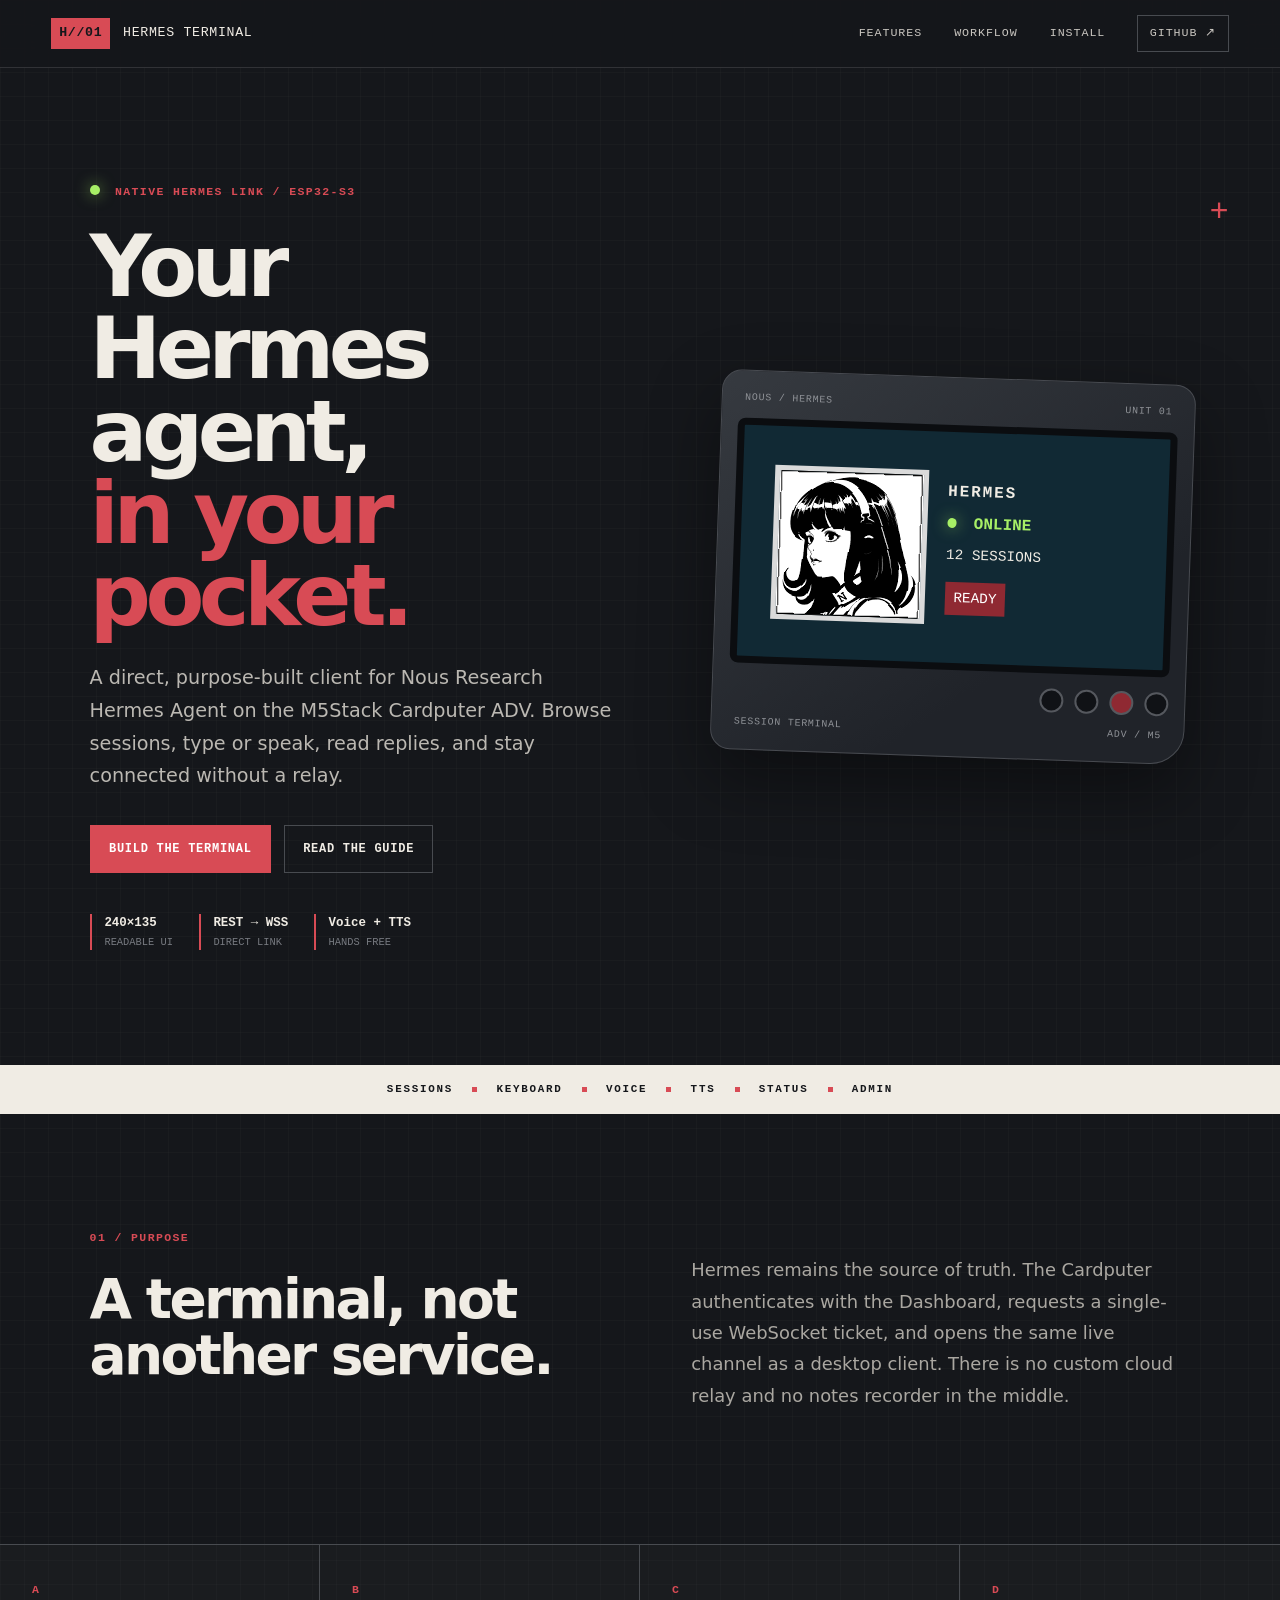
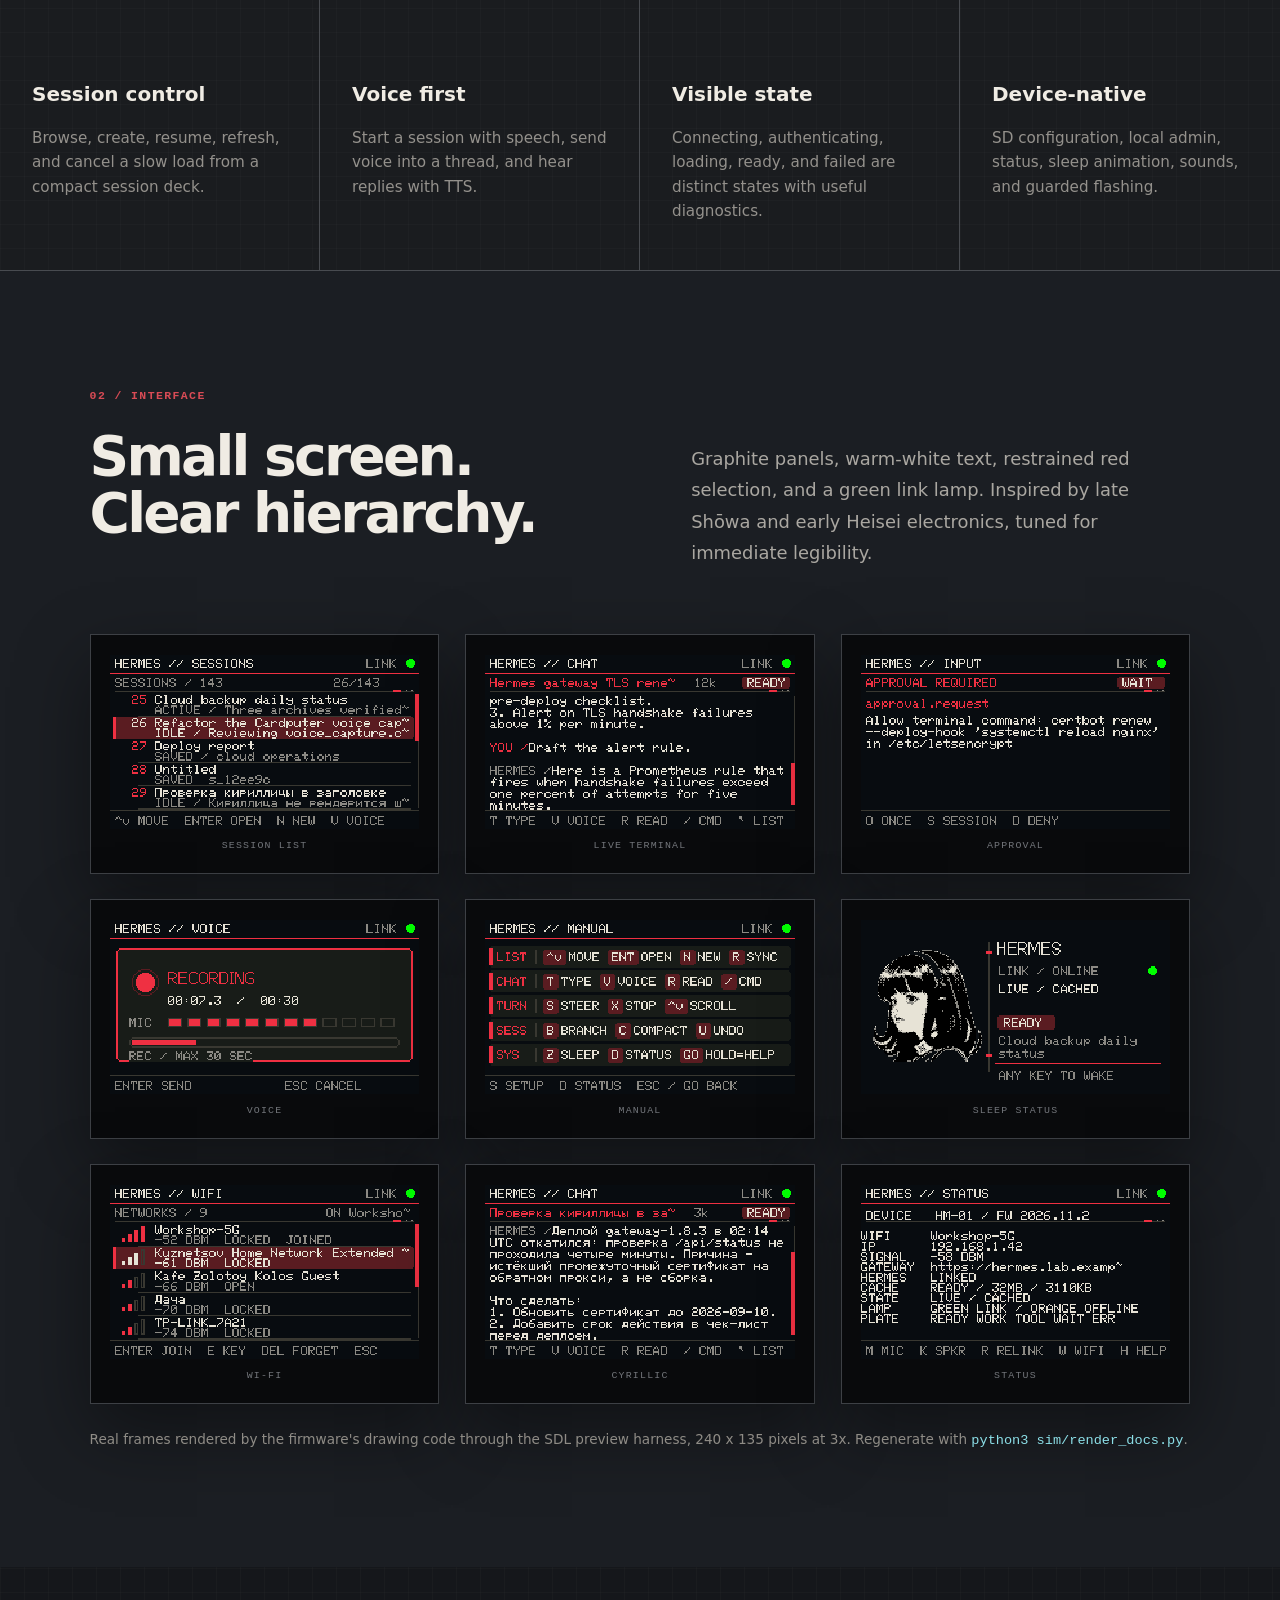
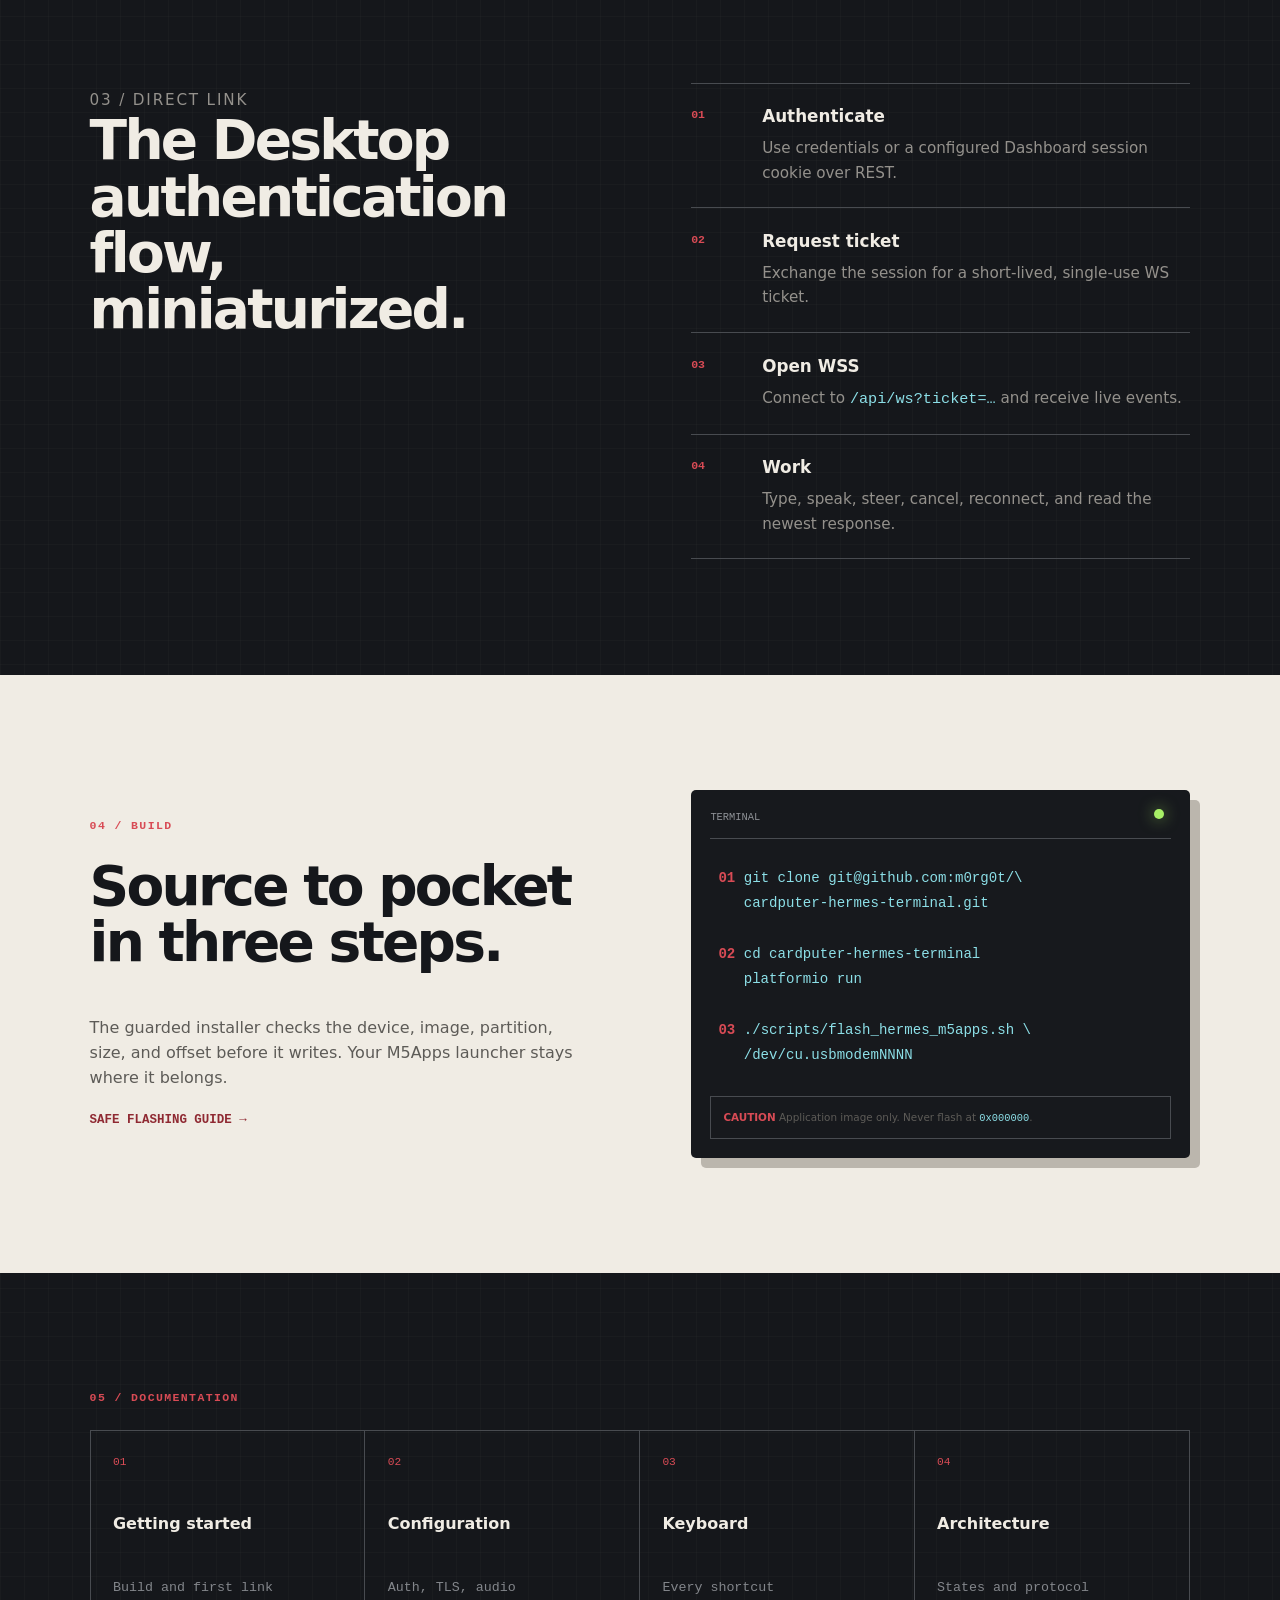
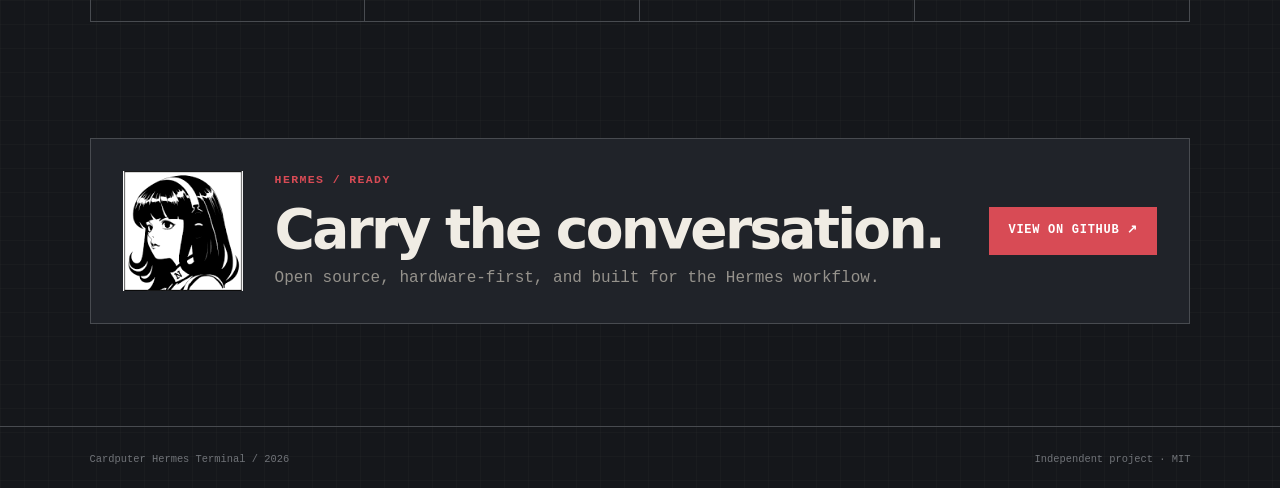
<file: site/index.html>
<!doctype html>
<html lang="en">
<head>
  <meta charset="utf-8">
  <meta name="viewport" content="width=device-width, initial-scale=1">
  <title>Cardputer Hermes Terminal</title>
  <meta name="description" content="A native pocket terminal for Nous Research Hermes Agent on M5Stack Cardputer ADV.">
  <meta name="theme-color" content="#17191d">
  <link rel="canonical" href="https://m0rg0t.github.io/cardputer-hermes-terminal/">
  <link rel="icon" href="assets/hermes-ready.png">
  <meta property="og:type" content="website">
  <meta property="og:title" content="Cardputer Hermes Terminal">
  <meta property="og:description" content="Sessions, chat, voice, TTS, and status — directly from a pocket terminal.">
  <meta property="og:url" content="https://m0rg0t.github.io/cardputer-hermes-terminal/">
  <meta property="og:image" content="https://m0rg0t.github.io/cardputer-hermes-terminal/assets/og.png">
  <meta name="twitter:card" content="summary_large_image">
  <link rel="stylesheet" href="styles.css">
</head>
<body>
  <a class="skip-link" href="#main">Skip to content</a>
  <header class="site-header">
    <a class="brand" href="#top"><span class="brand-mark">H//01</span><span>Hermes Terminal</span></a>
    <nav aria-label="Primary navigation">
      <a href="#features">Features</a><a href="#workflow">Workflow</a><a href="#install">Install</a>
      <a class="nav-button" href="https://github.com/m0rg0t/cardputer-hermes-terminal">GitHub ↗</a>
    </nav>
  </header>

  <main id="main">
    <section class="hero" id="top">
      <div class="hero-copy">
        <p class="eyebrow"><span class="led"></span> Native Hermes link / ESP32-S3</p>
        <h1>Your Hermes agent,<br><em>in your pocket.</em></h1>
        <p class="lede">A direct, purpose-built client for Nous Research Hermes Agent on the M5Stack Cardputer ADV. Browse sessions, type or speak, read replies, and stay connected without a relay.</p>
        <div class="hero-actions">
          <a class="button primary" href="https://github.com/m0rg0t/cardputer-hermes-terminal#quick-start">Build the terminal</a>
          <a class="button secondary" href="https://github.com/m0rg0t/cardputer-hermes-terminal/blob/main/docs/GETTING_STARTED.md">Read the guide</a>
        </div>
        <ul class="signal-row"><li><strong>240×135</strong><span>readable UI</span></li><li><strong>REST → WSS</strong><span>direct link</span></li><li><strong>Voice + TTS</strong><span>hands free</span></li></ul>
      </div>
      <div class="terminal-card">
        <div class="terminal-label"><span>NOUS / HERMES</span><span>UNIT 01</span></div>
        <div class="terminal-screen">
          <img src="assets/hermes-ready.png" alt="Hermes portrait">
          <div class="screen-copy"><p>HERMES</p><strong><span class="led"></span> ONLINE</strong><span>12 SESSIONS</span><span class="ready">READY</span></div>
        </div>
        <div class="terminal-controls" aria-hidden="true"><span></span><span></span><span class="red"></span><span></span></div>
        <div class="terminal-foot"><span>SESSION TERMINAL</span><span>ADV / M5</span></div>
      </div>
    </section>

    <section class="ticker"><span>SESSIONS</span><i></i><span>KEYBOARD</span><i></i><span>VOICE</span><i></i><span>TTS</span><i></i><span>STATUS</span><i></i><span>ADMIN</span></section>

    <section class="section intro" id="features">
      <div><p class="section-no">01 / PURPOSE</p><h2>A terminal, not another service.</h2></div>
      <p>Hermes remains the source of truth. The Cardputer authenticates with the Dashboard, requests a single-use WebSocket ticket, and opens the same live channel as a desktop client. There is no custom cloud relay and no notes recorder in the middle.</p>
    </section>

    <section class="feature-grid">
      <article><span>A</span><h3>Session control</h3><p>Browse, create, resume, refresh, and cancel a slow load from a compact session deck.</p></article>
      <article><span>B</span><h3>Voice first</h3><p>Start a session with speech, send voice into a thread, and hear replies with TTS.</p></article>
      <article><span>C</span><h3>Visible state</h3><p>Connecting, authenticating, loading, ready, and failed are distinct states with useful diagnostics.</p></article>
      <article><span>D</span><h3>Device-native</h3><p>SD configuration, local admin, status, sleep animation, sounds, and guarded flashing.</p></article>
    </section>

    <section class="preview section" id="workflow">
      <div class="split-head"><div><p class="section-no">02 / INTERFACE</p><h2>Small screen.<br>Clear hierarchy.</h2></div><p>Graphite panels, warm-white text, restrained red selection, and a green link lamp. Inspired by late Shōwa and early Heisei electronics, tuned for immediate legibility.</p></div>
      <div class="shots">
        <figure><img src="assets/screens/sessions-list.png" width="720" height="405" alt="Session list with 143 cached sessions" loading="lazy"><figcaption>SESSION LIST</figcaption></figure>
        <figure><img src="assets/screens/chat-long.png" width="720" height="405" alt="Chat transcript with a word-wrapped Hermes reply" loading="lazy"><figcaption>LIVE TERMINAL</figcaption></figure>
        <figure><img src="assets/screens/approval.png" width="720" height="405" alt="Tool approval request with once, session, and deny choices" loading="lazy"><figcaption>APPROVAL</figcaption></figure>
        <figure><img src="assets/screens/recording.png" width="720" height="405" alt="Voice recording with a twelve segment level meter" loading="lazy"><figcaption>VOICE</figcaption></figure>
        <figure><img src="assets/screens/help-manual.png" width="720" height="405" alt="On-device key manual" loading="lazy"><figcaption>MANUAL</figcaption></figure>
        <figure><img src="assets/screens/sleep-ready.png" width="720" height="405" alt="Hermes portrait sleep screen" loading="lazy"><figcaption>SLEEP STATUS</figcaption></figure>
        <figure><img src="assets/screens/wifi-list.png" width="720" height="405" alt="Wi-Fi networks listed by signal with joined and saved markers" loading="lazy"><figcaption>WI-FI</figcaption></figure>
        <figure><img src="assets/screens/chat-cyrillic.png" width="720" height="405" alt="Russian Hermes reply rendered with the built-in Cyrillic glyphs" loading="lazy"><figcaption>CYRILLIC</figcaption></figure>
        <figure><img src="assets/screens/help-status.png" width="720" height="405" alt="Status page with network details and indicator legend" loading="lazy"><figcaption>STATUS</figcaption></figure>
      </div>
      <p class="shots-note">Real frames rendered by the firmware's drawing code through the SDL preview harness, 240 x 135 pixels at 3x. Regenerate with <code>python3 sim/render_docs.py</code>.</p>
    </section>

    <section class="flow section">
      <div><p class="section-no">03 / DIRECT LINK</p><h2>The Desktop authentication flow, miniaturized.</h2></div>
      <ol>
        <li><span>01</span><div><strong>Authenticate</strong><p>Use credentials or a configured Dashboard session cookie over REST.</p></div></li>
        <li><span>02</span><div><strong>Request ticket</strong><p>Exchange the session for a short-lived, single-use WS ticket.</p></div></li>
        <li><span>03</span><div><strong>Open WSS</strong><p>Connect to <code>/api/ws?ticket=…</code> and receive live events.</p></div></li>
        <li><span>04</span><div><strong>Work</strong><p>Type, speak, steer, cancel, reconnect, and read the newest response.</p></div></li>
      </ol>
    </section>

    <section class="install section" id="install">
      <div><p class="section-no">04 / BUILD</p><h2>Source to pocket<br>in three steps.</h2><p>The guarded installer checks the device, image, partition, size, and offset before it writes. Your M5Apps launcher stays where it belongs.</p><a class="text-link" href="https://github.com/m0rg0t/cardputer-hermes-terminal/blob/main/docs/SAFE_FLASHING.md">Safe flashing guide →</a></div>
      <div class="code-deck"><div><span>TERMINAL</span><span class="led"></span></div><pre><code><b>01</b> git clone git@github.com:m0rg0t/\
   cardputer-hermes-terminal.git

<b>02</b> cd cardputer-hermes-terminal
   platformio run

<b>03</b> ./scripts/flash_hermes_m5apps.sh \
   /dev/cu.usbmodemNNNN</code></pre><p><strong>CAUTION</strong> Application image only. Never flash at <code>0x000000</code>.</p></div>
    </section>

    <section class="docs section">
      <p class="section-no">05 / DOCUMENTATION</p>
      <div class="docs-grid">
        <a href="https://github.com/m0rg0t/cardputer-hermes-terminal/blob/main/docs/GETTING_STARTED.md"><span>01</span><strong>Getting started</strong><small>Build and first link</small></a>
        <a href="https://github.com/m0rg0t/cardputer-hermes-terminal/blob/main/docs/CONFIGURATION.md"><span>02</span><strong>Configuration</strong><small>Auth, TLS, audio</small></a>
        <a href="https://github.com/m0rg0t/cardputer-hermes-terminal/blob/main/docs/KEYBOARD_REFERENCE.md"><span>03</span><strong>Keyboard</strong><small>Every shortcut</small></a>
        <a href="https://github.com/m0rg0t/cardputer-hermes-terminal/blob/main/docs/ARCHITECTURE.md"><span>04</span><strong>Architecture</strong><small>States and protocol</small></a>
      </div>
    </section>

    <section class="final-cta"><img src="assets/hermes-ready.png" alt=""><div><p class="section-no">HERMES / READY</p><h2>Carry the conversation.</h2><p>Open source, hardware-first, and built for the Hermes workflow.</p></div><a class="button primary" href="https://github.com/m0rg0t/cardputer-hermes-terminal">View on GitHub ↗</a></section>
  </main>
  <footer><span>Cardputer Hermes Terminal / 2026</span><span>Independent project · MIT</span></footer>
</body>
</html>
</file>
<file: site/styles.css>
:root{--ink:#15171b;--panel:#202329;--paper:#f0ece4;--muted:#a7a49e;--line:#484b50;--red:#d84b55;--red-dark:#8f2932;--green:#a7ef66;--cyan:#8cdfe7;--shadow:0 28px 70px #0006}*{box-sizing:border-box}html{scroll-behavior:smooth}body{margin:0;color:var(--paper);background:linear-gradient(#ffffff05 1px,transparent 1px),linear-gradient(90deg,#ffffff05 1px,transparent 1px),var(--ink);background-size:24px 24px;font-family:SFMono-Regular,"Roboto Mono",ui-monospace,monospace;line-height:1.55}a{color:inherit}img{max-width:100%;display:block}.skip-link{position:fixed;left:1rem;top:-4rem;z-index:100;padding:.7rem 1rem;background:var(--paper);color:var(--ink)}.skip-link:focus{top:1rem}.site-header{position:sticky;top:0;z-index:20;display:flex;align-items:center;justify-content:space-between;min-height:68px;padding:0 clamp(1rem,4vw,4rem);border-bottom:1px solid #ffffff1f;background:#15171be8;backdrop-filter:blur(18px)}.brand{display:flex;align-items:center;gap:.8rem;text-decoration:none;text-transform:uppercase;letter-spacing:.05em;font-size:.83rem}.brand-mark{padding:.35rem .5rem;color:var(--ink);background:var(--red);font-weight:900}nav{display:flex;align-items:center;gap:clamp(.8rem,2.5vw,2.2rem)}nav a{color:#c9c6c0;font-size:.73rem;text-decoration:none;text-transform:uppercase;letter-spacing:.08em}nav a:hover,nav a:focus-visible{color:#fff}.nav-button{padding:.52rem .72rem;border:1px solid var(--line)}main{overflow:hidden}.hero{min-height:min(820px,calc(100vh - 68px));display:grid;grid-template-columns:minmax(0,1.05fr) minmax(320px,.95fr);gap:clamp(3rem,8vw,8rem);align-items:center;padding:clamp(4rem,9vw,9rem) clamp(1.25rem,7vw,8rem);position:relative}.hero:before{content:"+";position:absolute;right:4vw;top:12%;color:var(--red);font-size:2rem}.eyebrow,.section-no{margin:0 0 1.5rem;color:var(--red);font-size:.72rem;font-weight:800;letter-spacing:.12em;text-transform:uppercase}.led{display:inline-block;width:.62rem;height:.62rem;margin-right:.45rem;border-radius:50%;background:var(--green);box-shadow:0 0 15px #a7ef66a6}h1,h2,h3,p{margin-top:0}h1{margin-bottom:1.6rem;font:800 clamp(2.8rem,6.7vw,6.8rem)/.96 system-ui,sans-serif;letter-spacing:-.065em}h1 em{color:var(--red);font-style:normal}.lede{max-width:700px;color:#bbb8b2;font:400 clamp(1rem,1.5vw,1.25rem)/1.7 system-ui,sans-serif}.hero-actions{display:flex;flex-wrap:wrap;gap:.8rem;margin:2rem 0 2.6rem}.button{display:inline-flex;min-height:48px;align-items:center;justify-content:center;padding:.8rem 1.15rem;border:1px solid var(--line);text-decoration:none;text-transform:uppercase;letter-spacing:.06em;font-size:.75rem;font-weight:900}.button.primary{background:var(--red);border-color:var(--red);color:#fff}.button.primary:hover,.button.primary:focus-visible{background:#f15a65}.button.secondary:hover,.button.secondary:focus-visible{border-color:var(--paper)}.signal-row{display:flex;flex-wrap:wrap;gap:1.6rem;padding:0;margin:0;list-style:none}.signal-row li{display:grid;padding-left:.8rem;border-left:2px solid var(--red)}.signal-row strong{font-size:.78rem}.signal-row span{color:#777a80;font-size:.65rem;text-transform:uppercase}.terminal-card{max-width:520px;width:100%;justify-self:end;padding:1rem;border:1px solid #484b51;border-radius:20px 20px 34px 20px;background:linear-gradient(145deg,#363a40,#202329 70%);box-shadow:var(--shadow);transform:rotate(2deg)}.terminal-label,.terminal-foot{display:flex;justify-content:space-between;color:#8f9297;font-size:.62rem;letter-spacing:.08em}.terminal-label{padding:.2rem .4rem .8rem}.terminal-foot{padding:.8rem .4rem .2rem}.terminal-screen{aspect-ratio:16/8.9;display:grid;grid-template-columns:.9fr 1.1fr;gap:1.2rem;align-items:center;padding:clamp(1rem,3vw,2rem);border:7px solid #0b0d10;border-radius:8px;background:#112934}.terminal-screen img{width:100%;aspect-ratio:1;object-fit:cover;image-rendering:pixelated;filter:grayscale(1) contrast(1.16);border:5px solid var(--cyan)}.screen-copy{display:grid;gap:.45rem}.screen-copy p{margin:0;font-weight:900;letter-spacing:.12em}.screen-copy strong{color:var(--green);font-size:clamp(.75rem,1.5vw,1rem)}.screen-copy span{font-size:clamp(.67rem,1.25vw,.9rem)}.screen-copy .ready{margin-top:.5rem;padding:.35rem .55rem;width:max-content;background:var(--red-dark);color:#fff}.terminal-controls{display:flex;justify-content:flex-end;gap:.7rem;padding-top:.9rem}.terminal-controls span{width:24px;height:24px;border-radius:50%;background:#101216;border:2px solid #55585e}.terminal-controls .red{background:var(--red-dark)}.ticker{display:flex;gap:1.2rem;align-items:center;justify-content:center;overflow:hidden;white-space:nowrap;padding:1rem;background:var(--paper);color:var(--ink);font-size:.68rem;font-weight:900;letter-spacing:.16em}.ticker i{width:5px;height:5px;background:var(--red)}.section{padding:clamp(4.5rem,9vw,9rem) clamp(1.25rem,7vw,8rem)}.intro,.split-head,.flow,.install{display:grid;grid-template-columns:1fr 1fr;gap:clamp(2rem,8vw,8rem);align-items:end}h2{font:800 clamp(2.2rem,4.3vw,4.6rem)/1.02 system-ui,sans-serif;letter-spacing:-.05em}.intro>p,.split-head>p{color:#aaa7a1;font:400 clamp(1rem,1.4vw,1.2rem)/1.75 system-ui,sans-serif}.feature-grid{display:grid;grid-template-columns:repeat(4,1fr);border-block:1px solid var(--line)}.feature-grid article{min-height:280px;padding:2rem;border-right:1px solid var(--line);background:#ffffff05}.feature-grid article:last-child{border-right:0}.feature-grid article>span,.flow li>span{color:var(--red);font-size:.72rem;font-weight:900}.feature-grid h3{margin-top:5rem;font:700 1.25rem system-ui,sans-serif}.feature-grid p,.flow p{color:#94918c;font:.95rem/1.6 system-ui,sans-serif}.preview{background:#1b1e23}.split-head{margin-bottom:3rem}.preview figure{margin:0;padding:clamp(.5rem,1.5vw,1.2rem);background:#090a0c;border:1px solid #3d4045;box-shadow:var(--shadow)}.preview figure img{width:100%}.preview figcaption{padding:.6rem .1rem 0;color:#73767b;font-size:.62rem;letter-spacing:.12em;text-align:center}.shots{display:grid;grid-template-columns:repeat(3,1fr);gap:clamp(.8rem,2vw,1.6rem)}.shots img{image-rendering:pixelated;aspect-ratio:16/9;height:auto}.shots-note{margin:1.6rem 0 0;color:#8f8c86;font:.85rem/1.6 system-ui,sans-serif}.shots-note code{color:var(--cyan)}.flow{align-items:start}.flow ol{margin:0;padding:0;list-style:none;border-top:1px solid var(--line)}.flow li{display:grid;grid-template-columns:55px 1fr;gap:1rem;padding:1.4rem 0;border-bottom:1px solid var(--line)}.flow strong{font:700 1.05rem system-ui,sans-serif}.flow p{margin:.35rem 0 0}.install{align-items:center;background:var(--paper);color:var(--ink)}.install>div>p:not(.section-no){color:#5d5b57;font-family:system-ui,sans-serif}.text-link{color:var(--red-dark);font-size:.78rem;font-weight:900;text-decoration:none;text-transform:uppercase}.code-deck{padding:1.2rem;color:var(--paper);background:#17191d;border-radius:5px;box-shadow:10px 10px #bbb6ad}.code-deck>div{display:flex;justify-content:space-between;padding-bottom:.8rem;border-bottom:1px solid var(--line);color:#8f9297;font-size:.65rem}.code-deck pre{margin:0;padding:1.7rem .5rem;overflow:auto;font-size:clamp(.68rem,1.1vw,.9rem);line-height:1.8}.code-deck b{color:var(--red)}.code-deck>p{margin:0;padding:.75rem;color:#a5a19a;border:1px solid var(--line);font-size:.65rem}.code-deck>p strong{color:var(--red)}code{color:var(--cyan)}.docs-grid{display:grid;grid-template-columns:repeat(4,1fr);border:1px solid var(--line)}.docs-grid a{min-height:190px;display:grid;align-content:space-between;padding:1.4rem;border-right:1px solid var(--line);text-decoration:none}.docs-grid a:last-child{border-right:0}.docs-grid a:hover,.docs-grid a:focus-visible{background:var(--red-dark)}.docs-grid span{color:var(--red);font-size:.7rem}.docs-grid strong{font-family:system-ui,sans-serif}.docs-grid small{color:#83868b}.final-cta{margin:0 clamp(1.25rem,7vw,8rem) clamp(4rem,8vw,8rem);display:grid;grid-template-columns:120px 1fr auto;gap:2rem;align-items:center;padding:2rem;background:#202329;border:1px solid var(--line)}.final-cta img{width:120px;filter:grayscale(1) contrast(1.1)}.final-cta h2{margin-bottom:.5rem}.final-cta p{color:#95928c;margin-bottom:0}.final-cta .section-no{color:var(--red);margin-bottom:.8rem}footer{display:flex;justify-content:space-between;padding:1.5rem clamp(1.25rem,7vw,8rem);border-top:1px solid var(--line);color:#707378;font-size:.65rem}@media(max-width:900px){nav a:not(.nav-button){display:none}.hero,.intro,.split-head,.flow,.install{grid-template-columns:1fr}.terminal-card{justify-self:center}.feature-grid,.docs-grid{grid-template-columns:repeat(2,1fr)}.feature-grid article:nth-child(2),.docs-grid a:nth-child(2){border-right:0}.feature-grid article:nth-child(-n+2),.docs-grid a:nth-child(-n+2){border-bottom:1px solid var(--line)}.final-cta{grid-template-columns:80px 1fr}.final-cta img{width:80px}.final-cta .button{grid-column:1/-1}}@media(max-width:900px){.shots{grid-template-columns:repeat(2,1fr)}}@media(max-width:560px){.shots{grid-template-columns:1fr}.terminal-card{transform:none}.brand span:last-child{display:none}.hero{grid-template-columns:1fr;padding-top:5rem}h1{font-size:clamp(2.6rem,15vw,4.5rem)}.terminal-screen{gap:.7rem;padding:.8rem}.feature-grid,.docs-grid{grid-template-columns:1fr}.feature-grid article,.docs-grid a{border-right:0;border-bottom:1px solid var(--line)}.feature-grid article:last-child,.docs-grid a:last-child{border-bottom:0}.feature-grid article{min-height:220px}.feature-grid h3{margin-top:3rem}.preview figcaption{font-size:.5rem}.final-cta{grid-template-columns:1fr}.final-cta img{width:96px}footer{flex-direction:column;gap:.5rem}}@media(prefers-reduced-motion:reduce){html{scroll-behavior:auto}}
</file>
